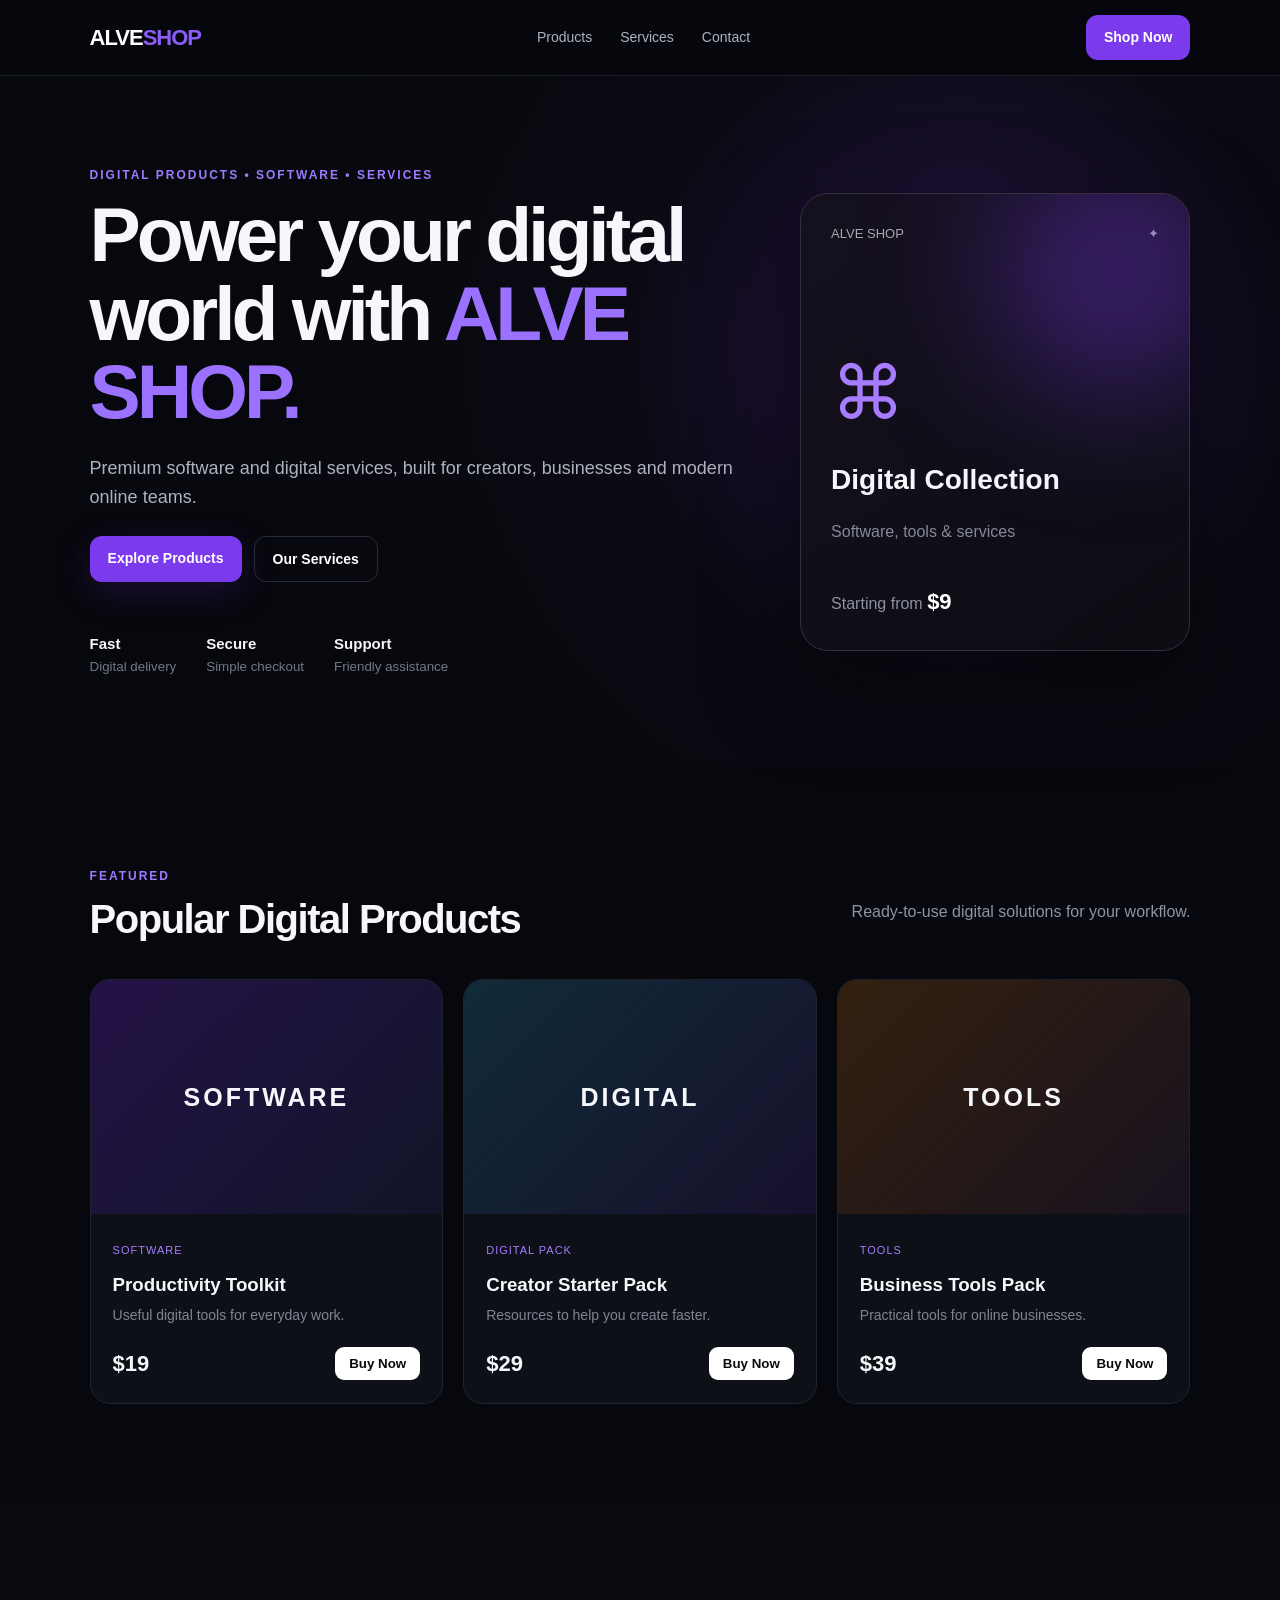
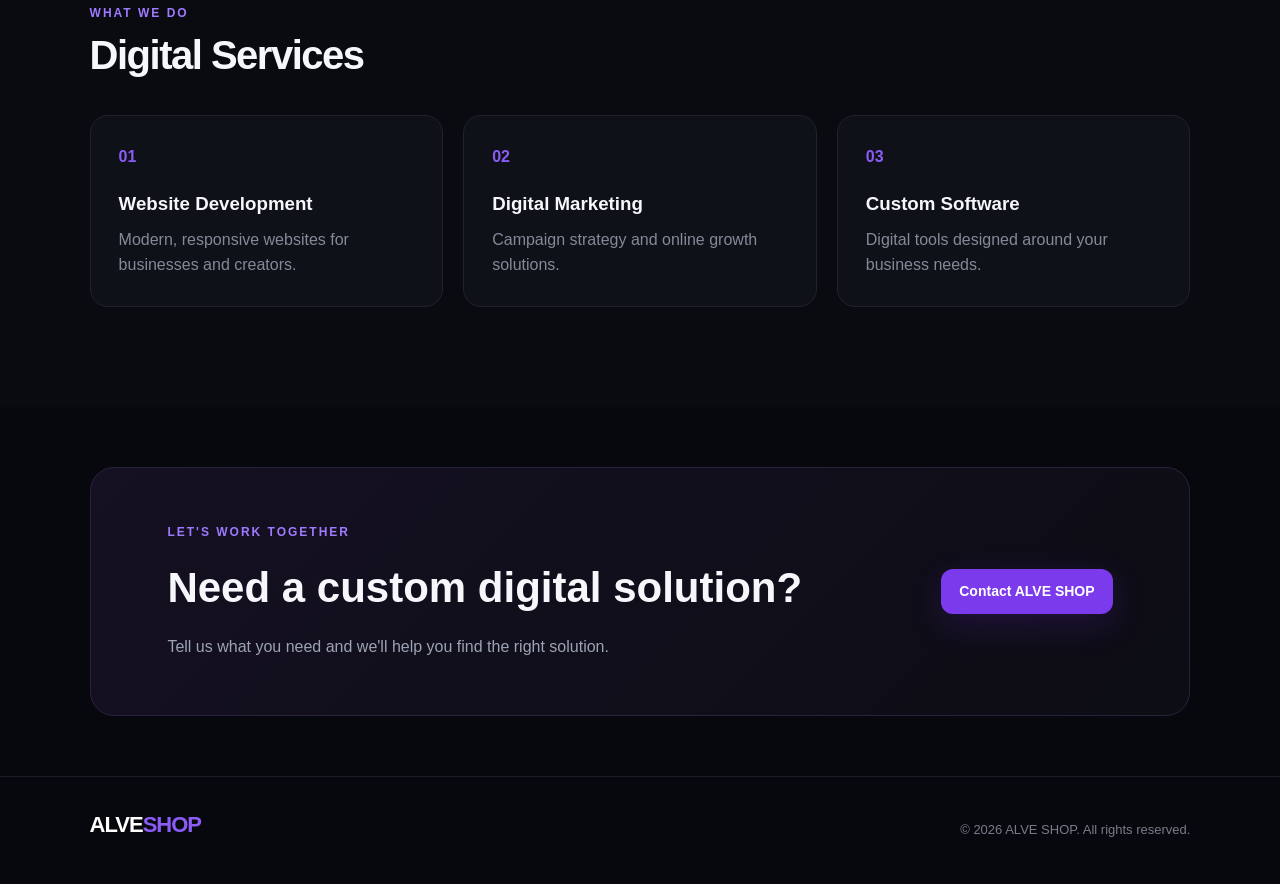
<file: index[1].html>
<!DOCTYPE html>
<html lang="en">
<head>
  <meta charset="UTF-8">
  <meta name="viewport" content="width=device-width, initial-scale=1.0">
  <title>ALVE SHOP — Software & Digital Services</title>
  <link rel="stylesheet" href="style.css">
</head>
<body>
  <header class="nav">
    <a class="logo" href="#">ALVE<span>SHOP</span></a>
    <nav>
      <a href="#products">Products</a>
      <a href="#services">Services</a>
      <a href="#contact">Contact</a>
    </nav>
    <a class="nav-btn" href="#products">Shop Now</a>
  </header>

  <main>
    <section class="hero">
      <div class="hero-copy">
        <p class="eyebrow">DIGITAL PRODUCTS • SOFTWARE • SERVICES</p>
        <h1>Power your digital world with <span>ALVE SHOP.</span></h1>
        <p class="lead">Premium software and digital services, built for creators, businesses and modern online teams.</p>
        <div class="actions">
          <a class="btn primary" href="#products">Explore Products</a>
          <a class="btn secondary" href="#services">Our Services</a>
        </div>
        <div class="trust">
          <div><strong>Fast</strong><small>Digital delivery</small></div>
          <div><strong>Secure</strong><small>Simple checkout</small></div>
          <div><strong>Support</strong><small>Friendly assistance</small></div>
        </div>
      </div>
      <div class="hero-card">
        <div class="glow"></div>
        <div class="card-top"><span>ALVE SHOP</span><span>✦</span></div>
        <div class="product-icon">⌘</div>
        <h3>Digital Collection</h3>
        <p>Software, tools & services</p>
        <div class="mini-price">Starting from <b>$9</b></div>
      </div>
    </section>

    <section id="products" class="section">
      <div class="section-head">
        <div><p class="eyebrow">FEATURED</p><h2>Popular Digital Products</h2></div>
        <p>Ready-to-use digital solutions for your workflow.</p>
      </div>
      <div class="grid">
        <article class="product">
          <div class="product-art art-one">SOFTWARE</div>
          <div class="product-body"><span class="tag">Software</span><h3>Productivity Toolkit</h3><p>Useful digital tools for everyday work.</p><div class="bottom"><b>$19</b><button onclick="buy('Productivity Toolkit')">Buy Now</button></div></div>
        </article>
        <article class="product">
          <div class="product-art art-two">DIGITAL</div>
          <div class="product-body"><span class="tag">Digital Pack</span><h3>Creator Starter Pack</h3><p>Resources to help you create faster.</p><div class="bottom"><b>$29</b><button onclick="buy('Creator Starter Pack')">Buy Now</button></div></div>
        </article>
        <article class="product">
          <div class="product-art art-three">TOOLS</div>
          <div class="product-body"><span class="tag">Tools</span><h3>Business Tools Pack</h3><p>Practical tools for online businesses.</p><div class="bottom"><b>$39</b><button onclick="buy('Business Tools Pack')">Buy Now</button></div></div>
        </article>
      </div>
    </section>

    <section id="services" class="section services">
      <div class="section-head"><div><p class="eyebrow">WHAT WE DO</p><h2>Digital Services</h2></div></div>
      <div class="service-grid">
        <div class="service"><span>01</span><h3>Website Development</h3><p>Modern, responsive websites for businesses and creators.</p></div>
        <div class="service"><span>02</span><h3>Digital Marketing</h3><p>Campaign strategy and online growth solutions.</p></div>
        <div class="service"><span>03</span><h3>Custom Software</h3><p>Digital tools designed around your business needs.</p></div>
      </div>
    </section>

    <section id="contact" class="cta">
      <div><p class="eyebrow">LET'S WORK TOGETHER</p><h2>Need a custom digital solution?</h2><p>Tell us what you need and we'll help you find the right solution.</p></div>
      <a class="btn primary" href="mailto:your@email.com">Contact ALVE SHOP</a>
    </section>
  </main>

  <footer><div class="logo">ALVE<span>SHOP</span></div><p>© 2026 ALVE SHOP. All rights reserved.</p></footer>
  <script src="script.js"></script>
</body>
</html>
</file>
<file: style.css>
*{box-sizing:border-box}html{scroll-behavior:smooth}body{margin:0;font-family:Inter,Arial,sans-serif;background:#07080d;color:#f6f7fb;line-height:1.6}.nav{height:76px;display:flex;align-items:center;justify-content:space-between;padding:0 7%;border-bottom:1px solid #1b1d27;background:#07080dee;position:sticky;top:0;z-index:10;backdrop-filter:blur(14px)}.logo{font-weight:900;font-size:22px;letter-spacing:-1px;color:#fff;text-decoration:none}.logo span{color:#8b5cf6}.nav nav{display:flex;gap:28px}.nav nav a{color:#aeb2c0;text-decoration:none;font-size:14px}.nav nav a:hover{color:#fff}.nav-btn,.btn{display:inline-block;text-decoration:none;border-radius:12px;padding:11px 18px;font-weight:700;font-size:14px}.nav-btn{color:#fff;background:#7c3aed}.hero{min-height:650px;padding:90px 7%;display:grid;grid-template-columns:1.25fr .75fr;align-items:center;gap:60px;background:radial-gradient(circle at 75% 40%,#26144b 0,#0b0a13 32%,#07080d 65%)}.eyebrow{font-size:12px;letter-spacing:2px;color:#9d7aff;font-weight:800;margin:0 0 10px}.hero h1{font-size:clamp(44px,6vw,78px);line-height:1.02;letter-spacing:-4px;max-width:760px;margin:0}.hero h1 span{color:#9b72ff}.lead{color:#aeb2c0;font-size:18px;max-width:650px;margin:24px 0}.actions{display:flex;gap:12px;flex-wrap:wrap}.primary{background:#7c3aed;color:#fff;box-shadow:0 10px 35px #6d28d933}.secondary{border:1px solid #292c39;color:#fff}.trust{display:flex;gap:30px;margin-top:50px}.trust div{display:flex;flex-direction:column}.trust strong{font-size:15px}.trust small{color:#737887}.hero-card{position:relative;min-height:390px;border:1px solid #343040;border-radius:28px;padding:30px;background:linear-gradient(145deg,#15101f,#0c0d13);box-shadow:0 30px 90px #0008;overflow:hidden}.glow{position:absolute;width:240px;height:240px;border-radius:50%;background:#7c3aed66;filter:blur(70px);right:-50px;top:-40px}.card-top{display:flex;justify-content:space-between;color:#aaa;font-size:13px}.product-icon{margin-top:90px;font-size:74px;color:#a87cff}.hero-card h3{font-size:28px;margin:5px 0}.hero-card p{color:#858998}.mini-price{margin-top:40px;color:#8d91a0}.mini-price b{color:#fff;font-size:22px}.section{padding:100px 7%}.section-head{display:flex;justify-content:space-between;align-items:end;gap:30px;margin-bottom:38px}.section-head h2{font-size:40px;line-height:1.1;margin:0;letter-spacing:-1.5px}.section-head>p{color:#8f94a3;max-width:380px}.grid{display:grid;grid-template-columns:repeat(3,1fr);gap:20px}.product{background:#0e1017;border:1px solid #20232e;border-radius:20px;overflow:hidden}.product-art{height:190px;display:flex;align-items:center;justify-content:center;font-size:25px;font-weight:900;letter-spacing:3px}.art-one{background:linear-gradient(135deg,#241247,#111528)}.art-two{background:linear-gradient(135deg,#102b38,#17102c)}.art-three{background:linear-gradient(135deg,#33200f,#18121f)}.product-body{padding:22px}.tag{font-size:11px;color:#a77dff;text-transform:uppercase;letter-spacing:1px}.product h3{margin:8px 0 4px}.product p{color:#808593;margin:0 0 20px;font-size:14px}.bottom{display:flex;justify-content:space-between;align-items:center}.bottom b{font-size:22px}.bottom button{border:0;background:#fff;color:#090a0e;padding:9px 14px;border-radius:9px;font-weight:800;cursor:pointer}.services{background:#0a0b11}.service-grid{display:grid;grid-template-columns:repeat(3,1fr);gap:20px}.service{padding:28px;border:1px solid #20232e;border-radius:18px;background:#0f1118}.service span{color:#8b5cf6;font-weight:800}.service h3{margin-bottom:8px}.service p{color:#858998;margin:0}.cta{margin:70px 7%;padding:50px;border:1px solid #302449;border-radius:24px;background:linear-gradient(110deg,#171027,#0d0f16);display:flex;justify-content:space-between;align-items:center;gap:30px}.cta h2{font-size:34px;margin:0 0 5px}.cta p:not(.eyebrow){color:#9095a4;margin:0}footer{padding:30px 7%;border-top:1px solid #1b1d27;display:flex;justify-content:space-between;color:#777c8a;font-size:13px}@media(max-width:800px){.nav nav{display:none}.hero{grid-template-columns:1fr;padding-top:60px}.hero h1{letter-spacing:-2px}.hero-card{min-height:320px}.grid,.service-grid{grid-template-columns:1fr}.section{padding:70px 7%}.section-head,.cta,footer{flex-direction:column;align-items:flex-start}.trust{gap:18px}.cta{margin:40px 7%}}
.product-art {
  aspect-ratio: 3 / 2;
  height: auto;
  overflow: hidden;
}

.product-art img {
  width: 100%;
  height: 100%;
  display: block;
  object-fit: cover;
}
.cta {
  display: flex;
  align-items: center;
  justify-content: space-between;
  gap: 40px;
  padding: 55px 6%;
  margin: 60px 7%;
  border: 1px solid #29223f;
  border-radius: 24px;
  background: linear-gradient(135deg, #151022, #0d0d14);
}

.cta-content {
  max-width: 760px;
}

.cta h2 {
  font-size: 42px;
  margin: 12px 0;
}

.cta p:not(.eyebrow) {
  color: #9ca3b5;
  font-size: 16px;
  line-height: 1.7;
}

.cta-actions {
  display: flex;
  gap: 14px;
  margin-top: 25px;
}

.cta-badge {
  min-width: 230px;
  padding: 25px;
  border: 1px solid #30274a;
  border-radius: 18px;
  background: #111019;
  text-align: center;
}

.cta-badge strong {
  display: block;
  font-size: 22px;
}

.cta-badge span {
  display: block;
  margin-top: 8px;
  color: #8f91a3;
  font-size: 13px;
}

@media (max-width: 700px) {
  .cta {
    flex-direction: column;
    align-items: flex-start;
    margin: 40px 4%;
  }

  .cta h2 {
    font-size: 30px;
  }

  .cta-actions {
    flex-direction: column;
  }
}
/* CEO PHOTO SIZE FIX */
.ceo-photo {
  width: 150px !important;
  height: 180px !important;
  margin: 20px auto !important;
  overflow: hidden;
  border-radius: 18px !important;
  border: 2px solid #9b63ff;
}

.ceo-photo img {
  width: 100% !important;
  height: 100% !important;
  object-fit: cover !important;
  object-position: center 20% !important;
  display: block;
}
/* =========================
   ALVE SHOP - LOGIN MODAL
========================= */

.auth-overlay {
  display: none;
  position: fixed;
  inset: 0;
  z-index: 99999;
  background: rgba(0, 0, 0, 0.78);
  backdrop-filter: blur(8px);
  align-items: center;
  justify-content: center;
  padding: 20px;
}

.auth-overlay.show {
  display: flex;
}

.auth-modal {
  width: min(850px, 95%);
  min-height: 470px;
  display: grid;
  grid-template-columns: 38% 62%;
  position: relative;
  overflow: hidden;
  border: 1px solid rgba(150, 80, 255, 0.4);
  border-radius: 22px;
  background: #0d0d15;
  box-shadow: 0 25px 80px rgba(0, 0, 0, 0.7);
}

/* LEFT SIDE */

.auth-brand {
  padding: 50px 38px;
  display: flex;
  flex-direction: column;
  justify-content: center;
  background:
    radial-gradient(circle at 30% 20%, rgba(125, 45, 255, 0.35), transparent 45%),
    linear-gradient(145deg, #171025, #090911);
}

.auth-logo {
  font-size: 30px;
  font-weight: 800;
  color: #fff;
  margin-bottom: 55px;
}

.auth-logo span {
  color: #914cff;
}

.auth-brand h3 {
  font-size: 25px;
  margin: 0 0 12px;
  color: #fff;
}

.auth-brand p {
  color: #9999aa;
  line-height: 1.6;
  font-size: 14px;
}

/* RIGHT SIDE */

.auth-form {
  padding: 45px 55px;
  display: flex;
  flex-direction: column;
  justify-content: center;
}

.auth-close {
  position: absolute;
  top: 15px;
  right: 18px;
  border: 0;
  background: transparent;
  color: #aaa;
  font-size: 30px;
  cursor: pointer;
  z-index: 5;
}

.auth-close:hover {
  color: #fff;
}

/* TABS */

.auth-tabs {
  display: flex;
  gap: 35px;
  border-bottom: 1px solid #292936;
  margin-bottom: 28px;
}

.auth-tabs button {
  border: 0;
  background: transparent;
  color: #888896;
  padding: 12px 5px;
  cursor: pointer;
  font-size: 15px;
}

.auth-tabs button.active {
  color: #a461ff;
  border-bottom: 2px solid #8d3dff;
}

/* INPUTS */

.auth-form input[type="email"],
.auth-form input[type="password"] {
  width: 100%;
  box-sizing: border-box;
  padding: 14px 16px;
  margin-bottom: 15px;
  border-radius: 9px;
  border: 1px solid #30303d;
  outline: none;
  background: #11111a;
  color: #fff;
  font-size: 14px;
}

.auth-form input:focus {
  border-color: #8d3dff;
}

/* OPTIONS */

.auth-options {
  display: flex;
  justify-content: space-between;
  align-items: center;
  margin: 3px 0 20px;
  font-size: 12px;
  color: #9292a1;
}

.auth-options a,
.auth-bottom a {
  color: #a45cff;
  text-decoration: none;
}

/* BUTTON */

.auth-main-btn {
  width: 100%;
  padding: 14px;
  border: 0;
  border-radius: 9px;
  background: linear-gradient(90deg, #7627e8, #9b4dff);
  color: #fff;
  font-weight: 700;
  cursor: pointer;
  font-size: 15px;
}

.auth-main-btn:hover {
  opacity: 0.9;
}

/* OR */

.auth-or {
  text-align: center;
  color: #666675;
  margin: 20px 0;
  font-size: 12px;
}

/* BOTTOM */

.auth-bottom {
  text-align: center;
  color: #898995;
  font-size: 13px;
}

.auth-message {
  text-align: center;
  font-size: 13px;
  margin-top: 12px;
  color: #a45cff;
}

/* LOGIN BUTTON */

.login-btn {
  color: #aaa;
  text-decoration: none;
}

.login-btn:hover {
  color: #a45cff;
}

/* MOBILE */

@media (max-width: 700px) {

  .auth-modal {
    grid-template-columns: 1fr;
    width: 95%;
  }

  .auth-brand {
    display: none;
  }

  .auth-form {
    padding: 40px 25px;
  }

}
/* ===== AUTH FIX ===== */

.auth-overlay {
  display: none !important;
  position: fixed !important;
  inset: 0 !important;
  z-index: 99999 !important;
  width: 100% !important;
  height: 100% !important;
  background: rgba(0, 0, 0, 0.80) !important;
  backdrop-filter: blur(8px) !important;
  align-items: center !important;
  justify-content: center !important;
  padding: 20px !important;
  box-sizing: border-box !important;
}

.auth-overlay.show {
  display: flex !important;
}

.auth-modal {
  width: min(850px, 95%) !important;
  min-height: 470px !important;
  display: grid !important;
  grid-template-columns: 38% 62% !important;
  position: relative !important;
  overflow: hidden !important;
  border: 1px solid rgba(150, 80, 255, 0.4) !important;
  border-radius: 22px !important;
  background: #0d0d15 !important;
  box-shadow: 0 25px 80px rgba(0,0,0,.7) !important;
}

.auth-brand {
  display: flex !important;
  flex-direction: column !important;
  justify-content: center !important;
  padding: 50px 38px !important;
  background: linear-gradient(145deg,#171025,#090911) !important;
}

.auth-form {
  display: flex !important;
  flex-direction: column !important;
  justify-content: center !important;
  padding: 45px 55px !important;
}

.auth-close {
  position: absolute !important;
  top: 15px !important;
  right: 18px !important;
  background: transparent !important;
  border: 0 !important;
  color: #aaa !important;
  font-size: 30px !important;
  cursor: pointer !important;
}

.login-btn {
  display: inline-block !important;
  padding: 10px 18px !important;
  margin-right: 15px !important;
  border: 1px solid rgba(145,76,255,.5) !important;
  border-radius: 8px !important;
  color: #fff !important;
  background: rgba(145,76,255,.12) !important;
  text-decoration: none !important;
}

.login-btn:hover {
  background: #8d3dff !important;
  color: #fff !important;
}

@media (max-width: 700px) {
  .auth-modal {
    grid-template-columns: 1fr !important;
  }

  .auth-brand {
    display: none !important;
  }

  .auth-form {
    padding: 40px 25px !important;
  }
}
/* ACCOUNT DROPDOWN */

#accountMenu {
  position: fixed;
  top: 75px;
  right: 120px;
  width: 240px;
  background: #11101a;
  border: 1px solid #7c3aed;
  border-radius: 12px;
  padding: 15px;
  z-index: 999999;
  box-shadow: 0 15px 40px rgba(0,0,0,0.5);
}

.account-menu-title {
  font-size: 18px;
  font-weight: 700;
  color: white;
  margin-bottom: 6px;
}

.account-menu-email {
  font-size: 13px;
  color: #aaa;
  word-break: break-all;
  margin-bottom: 12px;
}

#accountMenu hr {
  border: 0;
  border-top: 1px solid #292534;
  margin: 10px 0;
}

#accountMenu button {
  width: 100%;
  padding: 10px;
  border: 0;
  border-radius: 8px;
  background: #7c3aed;
  color: white;
  font-weight: 600;
  cursor: pointer;
}

#accountMenu button:hover {
  background: #9333ea;
}
/* ACCOUNT MENU BUTTON FIX */

#accountMenu button {
  display: block;
  width: 100%;
  margin: 8px 0;
  padding: 11px 14px;
  border: none;
  border-radius: 8px;
  background: #7c3aed;
  color: #fff;
  font-size: 14px;
  font-weight: 600;
  cursor: pointer;
  transition: 0.2s ease;
}

#accountMenu button:hover {
  background: #9333ea;
  transform: translateY(-1px);
}

#accountMenu hr {
  border: 0;
  border-top: 1px solid #302b3d;
  margin: 12px 0;
}
/* PROFILE PANEL */

#profilePanel {
  position: fixed;
  inset: 0;
  z-index: 100000;
  background: rgba(0, 0, 0, 0.75);
  backdrop-filter: blur(8px);
  display: flex;
  align-items: center;
  justify-content: center;
  padding: 20px;
}

.profile-box {
  position: relative;
  width: 420px;
  max-width: 100%;
  padding: 35px;
  border: 1px solid #7c3aed;
  border-radius: 18px;
  background: #0d0b16;
  box-shadow: 0 20px 60px rgba(124, 58, 237, 0.3);
}

.profile-box h2 {
  margin: 0 0 25px;
  text-align: center;
  color: #fff;
}

.profile-avatar {
  width: 80px;
  height: 80px;
  margin: 0 auto 25px;
  border-radius: 50%;
  background: #7c3aed;
  display: flex;
  align-items: center;
  justify-content: center;
  font-size: 35px;
}

.profile-info {
  margin-bottom: 18px;
}

.profile-info label {
  display: block;
  margin-bottom: 7px;
  color: #9ca3af;
  font-size: 13px;
}

.profile-info div {
  padding: 12px;
  border: 1px solid #302b3d;
  border-radius: 8px;
  color: #fff;
  background: #14111f;
}

.profile-info .verified {
  color: #a78bfa;
}

.profile-close {
  position: absolute;
  top: 12px;
  right: 15px;
  border: none;
  background: transparent;
  color: #aaa;
  font-size: 28px;
  cursor: pointer;
}

.profile-close:hover {
  color: #fff;
}

.profile-close-btn {
  width: 100%;
  margin-top: 10px;
  padding: 12px;
  border: none;
  border-radius: 8px;
  background: #7c3aed;
  color: white;
  font-weight: 600;
  cursor: pointer;
}
</file>
